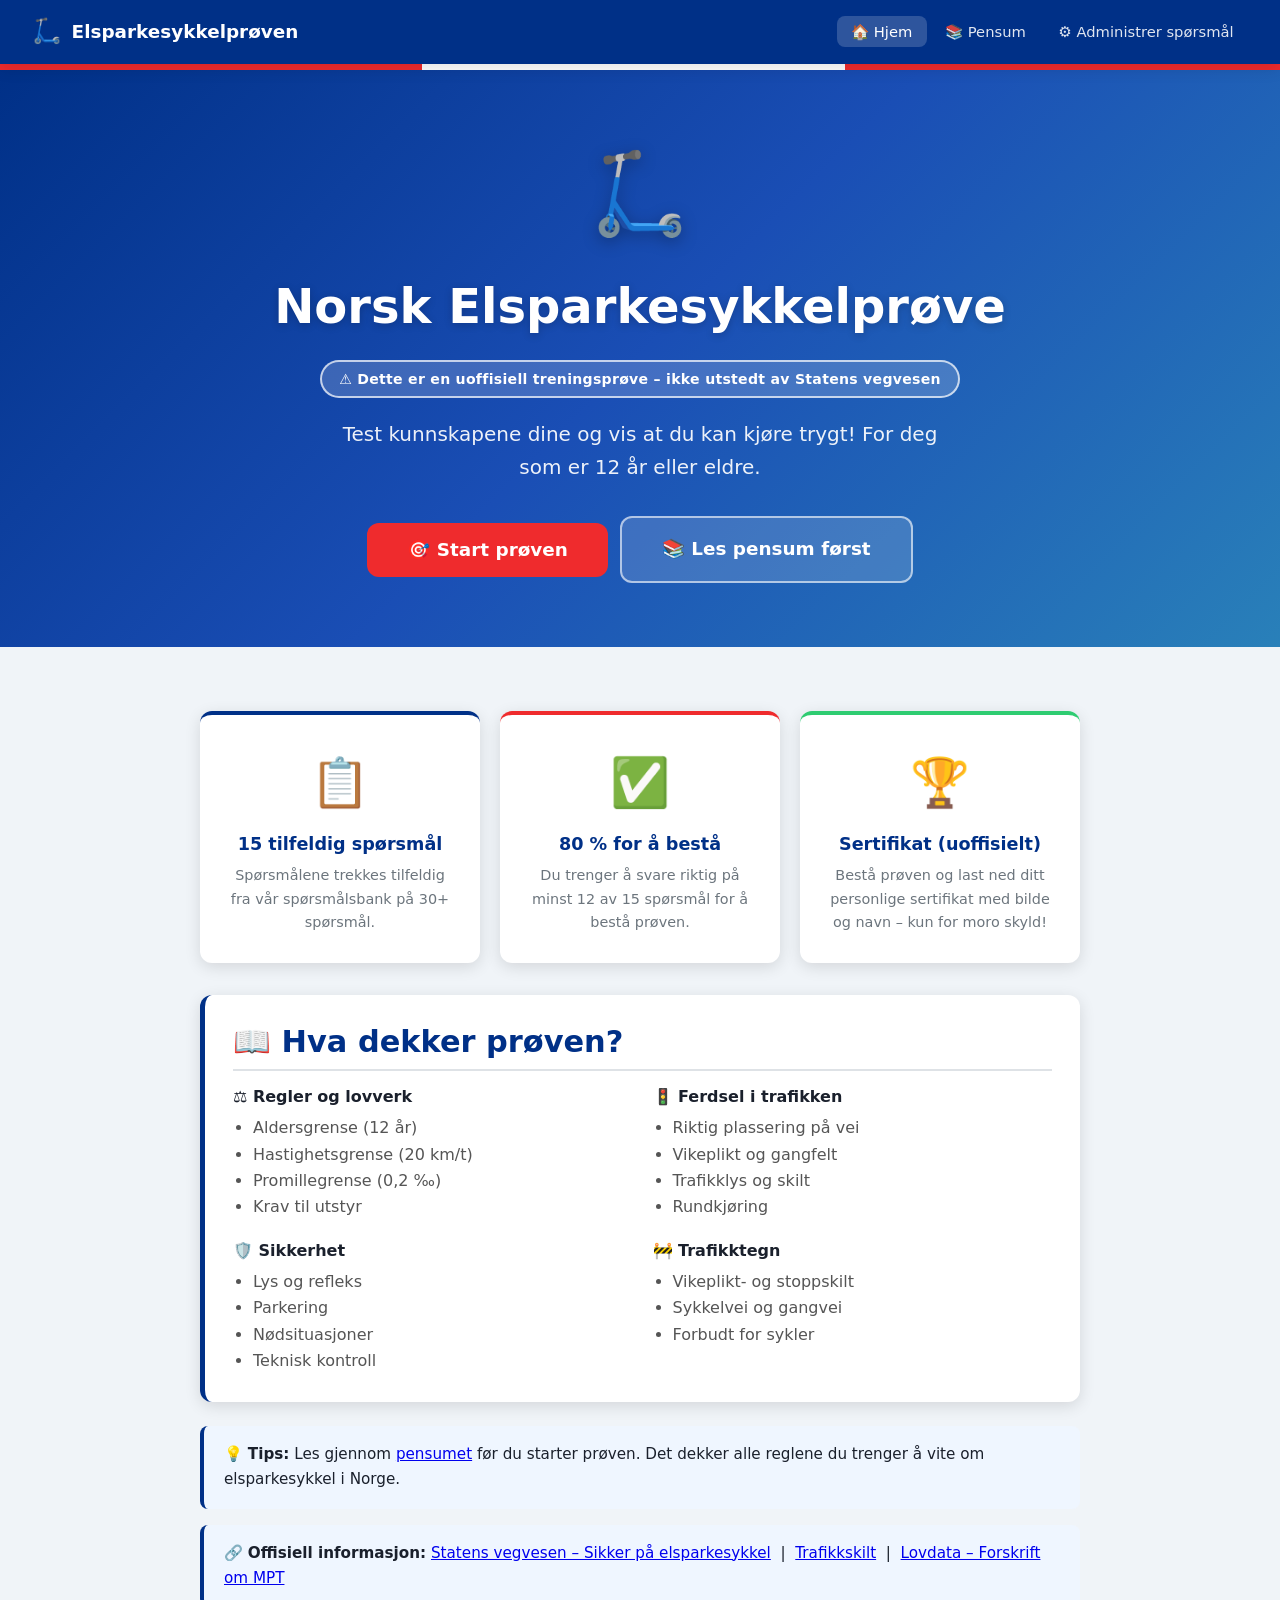
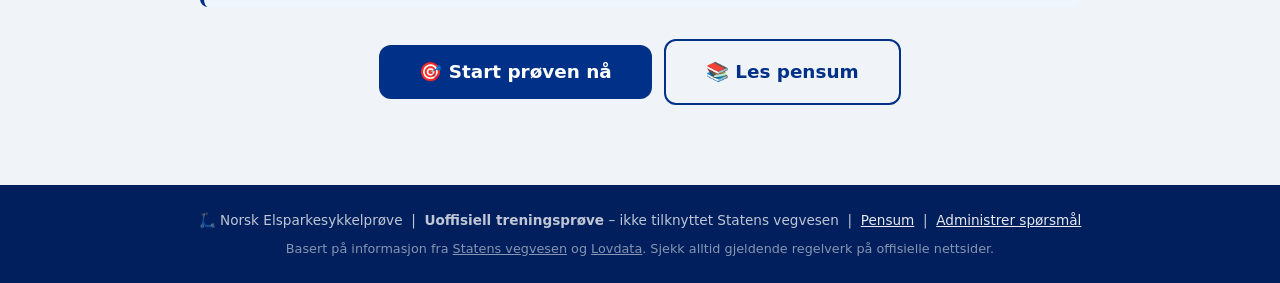
<file: index.html>
<!DOCTYPE html>
<html lang="nb">
<head>
  <meta charset="UTF-8">
  <meta name="viewport" content="width=device-width, initial-scale=1.0">
  <title>Elsparkesykkel Sertifikat – Norsk Elsparkesykkelprøve</title>
  <meta name="description" content="Ta førerprøven for elsparkesykkel! Lær trafikkreglene og bestå prøven for å få ditt eget sertifikat.">
  <link rel="stylesheet" href="css/style.css">
</head>
<body>

<!-- ── Navigasjon ──────────────────────────────────────────────────── -->
<nav class="site-nav">
  <a href="index.html" class="nav-logo">
    <span class="logo-icon">🛴</span>
    <span>Elsparkesykkelprøven</span>
  </a>
  <button class="nav-toggle" aria-label="Meny" aria-expanded="false">☰</button>
  <ul class="nav-links">
    <li><a href="index.html" class="active">🏠 Hjem</a></li>
    <li><a href="pensum.html">📚 Pensum</a></li>
    <li><a href="admin.html">⚙️ Administrer spørsmål</a></li>
  </ul>
</nav>

<!-- ── Toast-container ────────────────────────────────────────────── -->
<div id="toast-container" class="toast-container"></div>

<!-- ═══════════════════════════════════════════════════════════════════
     VIEW: HJEM
═══════════════════════════════════════════════════════════════════════ -->
<div id="view-home" class="view active">

  <div class="hero">
    <span class="hero-icon">🛴</span>
    <h1>Norsk Elsparkesykkelprøve</h1>
    <div class="unofficial-badge">⚠️ Dette er en uoffisiell treningsprøve – ikke utstedt av Statens vegvesen</div>
    <p>Test kunnskapene dine og vis at du kan kjøre trygt! For deg som er 12 år eller eldre.</p>
    <div class="btn-group" style="justify-content:center;">
      <button id="btn-go-registration" class="btn btn-secondary btn-lg">
        🎯 Start prøven
      </button>
      <a href="pensum.html" class="btn btn-outline btn-lg" style="background:rgba(255,255,255,0.15);color:#fff;border-color:rgba(255,255,255,0.6);">
        📚 Les pensum først
      </a>
    </div>
  </div>

  <div class="container">

    <!-- Info-kort -->
    <div class="card-grid" style="margin-top:2rem;">
      <div class="feature-card blue">
        <span class="feature-icon">📋</span>
        <h3>15 tilfeldig spørsmål</h3>
        <p class="text-muted">Spørsmålene trekkes tilfeldig fra vår spørsmålsbank på 30+ spørsmål.</p>
      </div>
      <div class="feature-card red">
        <span class="feature-icon">✅</span>
        <h3>80 % for å bestå</h3>
        <p class="text-muted">Du trenger å svare riktig på minst 12 av 15 spørsmål for å bestå prøven.</p>
      </div>
      <div class="feature-card green">
        <span class="feature-icon">🏆</span>
        <h3>Sertifikat (uoffisielt)</h3>
        <p class="text-muted">Bestå prøven og last ned ditt personlige sertifikat med bilde og navn – kun for moro skyld!</p>
      </div>
    </div>

    <!-- Hva dekker prøven -->
    <div class="card card--accent" style="margin-top:2rem;">
      <h2 class="section-title">📖 Hva dekker prøven?</h2>
      <div class="card-grid" style="margin:1rem 0 0;">
        <div>
          <h4>⚖️ Regler og lovverk</h4>
          <ul style="padding-left:1.25rem;margin-top:0.5rem;color:#555;">
            <li>Aldersgrense (12 år)</li>
            <li>Hastighetsgrense (20 km/t)</li>
            <li>Promillegrense (0,2 ‰)</li>
            <li>Krav til utstyr</li>
          </ul>
        </div>
        <div>
          <h4>🚦 Ferdsel i trafikken</h4>
          <ul style="padding-left:1.25rem;margin-top:0.5rem;color:#555;">
            <li>Riktig plassering på vei</li>
            <li>Vikeplikt og gangfelt</li>
            <li>Trafikklys og skilt</li>
            <li>Rundkjøring</li>
          </ul>
        </div>
        <div>
          <h4>🛡️ Sikkerhet</h4>
          <ul style="padding-left:1.25rem;margin-top:0.5rem;color:#555;">
            <li>Lys og refleks</li>
            <li>Parkering</li>
            <li>Nødsituasjoner</li>
            <li>Teknisk kontroll</li>
          </ul>
        </div>
        <div>
          <h4>🚧 Trafikktegn</h4>
          <ul style="padding-left:1.25rem;margin-top:0.5rem;color:#555;">
            <li>Vikeplikt- og stoppskilt</li>
            <li>Sykkelvei og gangvei</li>
            <li>Forbudt for sykler</li>
          </ul>
        </div>
      </div>
    </div>

    <!-- Tips -->
    <div class="info-box">
      💡 <strong>Tips:</strong> Les gjennom <a href="pensum.html">pensumet</a> før du starter prøven. Det dekker alle reglene du trenger å vite om elsparkesykkel i Norge.
    </div>

    <div class="info-box" style="border-left-color:#003087;">
      🔗 <strong>Offisiell informasjon:</strong>
      <a href="https://www.vegvesen.no/trafikkinformasjon/trafikksikkerhet/sikker-pa-elsparkesykkel/" target="_blank" rel="noopener">Statens vegvesen – Sikker på elsparkesykkel</a> &nbsp;|&nbsp;
      <a href="https://www.vegvesen.no/trafikkinformasjon/vei-og-skilt/trafikkskilt-og-henvendelser/trafikkskilt/" target="_blank" rel="noopener">Trafikkskilt</a> &nbsp;|&nbsp;
      <a href="https://lovdata.no/dokument/SF/forskrift/2019-10-04-1318" target="_blank" rel="noopener">Lovdata – Forskrift om MPT</a>
    </div>

    <div class="btn-group" style="margin-top:2rem;">
      <button id="btn-go-registration2" class="btn btn-primary btn-lg">🎯 Start prøven nå</button>
      <a href="pensum.html" class="btn btn-outline btn-lg">📚 Les pensum</a>
    </div>

  </div>
</div>

<!-- ═══════════════════════════════════════════════════════════════════
     VIEW: REGISTRERING
═══════════════════════════════════════════════════════════════════════ -->
<div id="view-registration" class="view">
  <div class="container">

    <div class="card" style="max-width:520px;margin:0 auto;">
      <h1 class="section-title" style="margin-bottom:1.5rem;">📝 Registrering</h1>
      <p class="text-muted mb-3">Fyll inn opplysningene nedenfor for å starte prøven.</p>

      <!-- Navn -->
      <div class="form-group">
        <label for="reg-name">👤 Ditt fulle navn <span style="color:var(--secondary)">*</span></label>
        <input type="text" id="reg-name" placeholder="Ola Nordmann" autocomplete="name" maxlength="80">
        <p class="form-hint">Navnet vil vises på sertifikatet ditt.</p>
      </div>

      <!-- Antall spørsmål -->
      <div class="form-group">
        <label for="reg-count">🔢 Antall spørsmål i prøven</label>
        <select id="reg-count">
          <option value="10">10 spørsmål (rask prøve)</option>
          <option value="15" selected>15 spørsmål (standard prøve)</option>
          <option value="20">20 spørsmål (utvidet prøve)</option>
        </select>
        <p class="form-hint">Du trenger 80 % riktige for å bestå.</p>
      </div>

      <!-- Bildeopplasting -->
      <div class="form-group">
        <label>📷 Last opp et bilde av deg selv <span style="color:var(--secondary)">*</span></label>
        <div class="photo-upload-area" id="photo-upload-area">
          <input type="file" id="reg-photo" accept="image/*" capture="user">
          <div class="upload-placeholder" style="text-align:center;">
            <div style="font-size:3rem;margin-bottom:0.5rem;">📸</div>
            <p style="font-weight:600;color:var(--primary);">Klikk eller dra bilde hit</p>
            <p class="text-muted" style="font-size:0.85rem;margin-top:0.25rem;">JPG, PNG – maks 5 MB</p>
          </div>
          <img id="photo-preview" class="photo-preview" alt="Forhåndsvisning" style="display:none;">
        </div>
        <p class="form-hint">Bildet vises på sertifikatet. Bruk gjerne et portrettbilde.</p>
      </div>

      <div class="info-box mt-2">
        📋 <strong>Prøven inneholder:</strong> Tilfeldig utvalgte spørsmål om trafikkregler, ferdsel, sikkerhet og trafikktegn. Bestå med 80 % riktige for å få sertifikat.
      </div>

      <div class="btn-group mt-3">
        <button class="btn btn-ghost btn-go-home">← Tilbake</button>
        <button id="btn-start-quiz" class="btn btn-primary btn-lg">🚀 Start prøven!</button>
      </div>
    </div>

  </div>
</div>

<!-- ═══════════════════════════════════════════════════════════════════
     VIEW: PRØVEN
═══════════════════════════════════════════════════════════════════════ -->
<div id="view-quiz" class="view">
  <div class="container" style="max-width:680px;">

    <!-- Progresjonslinje -->
    <div class="quiz-progress">
      <div class="quiz-progress-header">
        <span id="q-progress-text">Spørsmål 1 av 15</span>
        <span class="quiz-timer" id="quiz-timer">⏱️ <span id="timer-text">0:00</span></span>
      </div>
      <div class="progress-bar-track">
        <div class="progress-bar-fill" id="q-progress-fill" style="width:6.67%"></div>
      </div>
    </div>

    <!-- Spørsmålskort -->
    <div class="question-card">
      <div class="question-header">
        <div class="question-number-badge" id="q-number-badge">1</div>
        <div>
          <div id="q-category-tag" class="question-category-tag">Regler</div>
        </div>
      </div>

      <div class="question-body">
        <!-- Bilde (om det finnes) -->
        <div class="question-image-wrap" id="q-image-wrap" style="display:none;"></div>

        <!-- Spørsmålstekst -->
        <p class="question-text" id="q-text">Laster spørsmål…</p>

        <!-- Svaralternativer -->
        <ul class="options-list" id="q-options"></ul>

        <!-- Forklaring -->
        <div class="explanation-box" id="q-explanation"></div>

        <!-- Neste-knapp -->
        <div style="margin-top:1.5rem;text-align:right;">
          <button id="btn-next" class="btn btn-primary" style="display:none;">
            Neste spørsmål →
          </button>
        </div>
      </div>
    </div>

    <!-- Avbryt -->
    <div style="text-align:center;margin-top:1rem;">
      <button class="btn btn-ghost btn-sm btn-go-home">✕ Avbryt prøven</button>
    </div>

  </div>
</div>

<!-- ═══════════════════════════════════════════════════════════════════
     VIEW: RESULTAT
═══════════════════════════════════════════════════════════════════════ -->
<div id="view-result" class="view">
  <div class="container" style="max-width:760px;">

    <!-- Score-kort -->
    <div class="card text-center" style="padding:2.5rem;">
      <div id="result-badge" class="result-badge pass">🏆</div>
      <div id="result-score" class="score-display pass">12 / 15</div>
      <div id="result-label" class="score-label">80 % riktige</div>
      <div id="result-message" style="font-size:1.2rem;margin-top:1rem;"></div>

      <div class="btn-group mt-3">
        <button id="btn-retry" class="btn btn-primary">🔄 Ta prøven igjen</button>
        <button class="btn btn-ghost btn-go-home">🏠 Til forsiden</button>
      </div>
    </div>

    <!-- Sertifikat-seksjon -->
    <div id="certificate-section" class="card" style="display:none;">
      <h2 class="section-title">🏆 Ditt sertifikat</h2>
      <p class="text-muted mb-2">Last ned sertifikatet ditt og del det med familie og venner!</p>

      <div class="certificate-wrap">
        <canvas id="certificate-canvas"></canvas>
      </div>

      <div class="btn-group mt-2">
        <button id="btn-download-cert" class="btn btn-success btn-lg">
          ⬇️ Last ned sertifikat (PNG)
        </button>
      </div>
    </div>

    <!-- Gjennomgang -->
    <div class="card">
      <h2 class="section-title">📋 Gjennomgang av svar</h2>
      <div id="result-review"></div>

      <div class="btn-group mt-3">
        <a href="pensum.html" class="btn btn-outline">📚 Les pensum på nytt</a>
        <button id="btn-retry2" class="btn btn-primary">🔄 Ta prøven igjen</button>
      </div>
    </div>

  </div>
</div>

<!-- ── Footer ────────────────────────────────────────────────────── -->
<footer class="site-footer">
  <p>🛴 Norsk Elsparkesykkelprøve &nbsp;|&nbsp;
     <strong>Uoffisiell treningsprøve</strong> – ikke tilknyttet Statens vegvesen &nbsp;|&nbsp;
     <a href="pensum.html">Pensum</a> &nbsp;|&nbsp;
     <a href="admin.html">Administrer spørsmål</a>
  </p>
  <p style="margin-top:0.4rem;font-size:0.8rem;opacity:0.7;">
    Basert på informasjon fra
    <a href="https://www.vegvesen.no/trafikkinformasjon/trafikksikkerhet/sikker-pa-elsparkesykkel/" target="_blank" rel="noopener" style="color:inherit;">Statens vegvesen</a> og
    <a href="https://lovdata.no/dokument/SF/forskrift/2019-10-04-1318" target="_blank" rel="noopener" style="color:inherit;">Lovdata</a>.
    Sjekk alltid gjeldende regelverk på offisielle nettsider.
  </p>
</footer>

<!-- ── Skript ────────────────────────────────────────────────────── -->
<script src="js/questions.js"></script>
<script src="js/quiz.js"></script>
<script>
  // Extra: knapp-alias og timer
  document.getElementById('btn-go-registration2')?.addEventListener('click', initRegistration);
  document.getElementById('btn-retry2')?.addEventListener('click', initRegistration);

  // aria-expanded toggle for mobil-nav
  const _navToggle = document.querySelector('.nav-toggle');
  const _navLinks  = document.querySelector('.nav-links');
  if (_navToggle && _navLinks) {
    _navToggle.addEventListener('click', () => {
      const expanded = _navLinks.classList.contains('open');
      _navToggle.setAttribute('aria-expanded', String(!expanded));
    });
  }

  // Timer
  let timerInterval = null;
  function startTimer() {
    clearInterval(timerInterval);
    const start = Date.now();
    timerInterval = setInterval(() => {
      const sec = Math.floor((Date.now() - start) / 1000);
      const m   = Math.floor(sec / 60).toString().padStart(2,'0');
      const s   = (sec % 60).toString().padStart(2,'0');
      const el  = document.getElementById('timer-text');
      if (el) el.textContent = `${m}:${s}`;
    }, 1000);
  }

  // Overriv startQuiz for å starte timer
  const _origStartQuiz = startQuiz;
  window.startQuiz = function(count) {
    startTimer();
    _origStartQuiz(count);
  };

  // Stopp timer ved resultat
  const _origFinishQuiz = finishQuiz;
  window.finishQuiz = function() {
    clearInterval(timerInterval);
    _origFinishQuiz();
  };
</script>

</body>
</html>
</file>
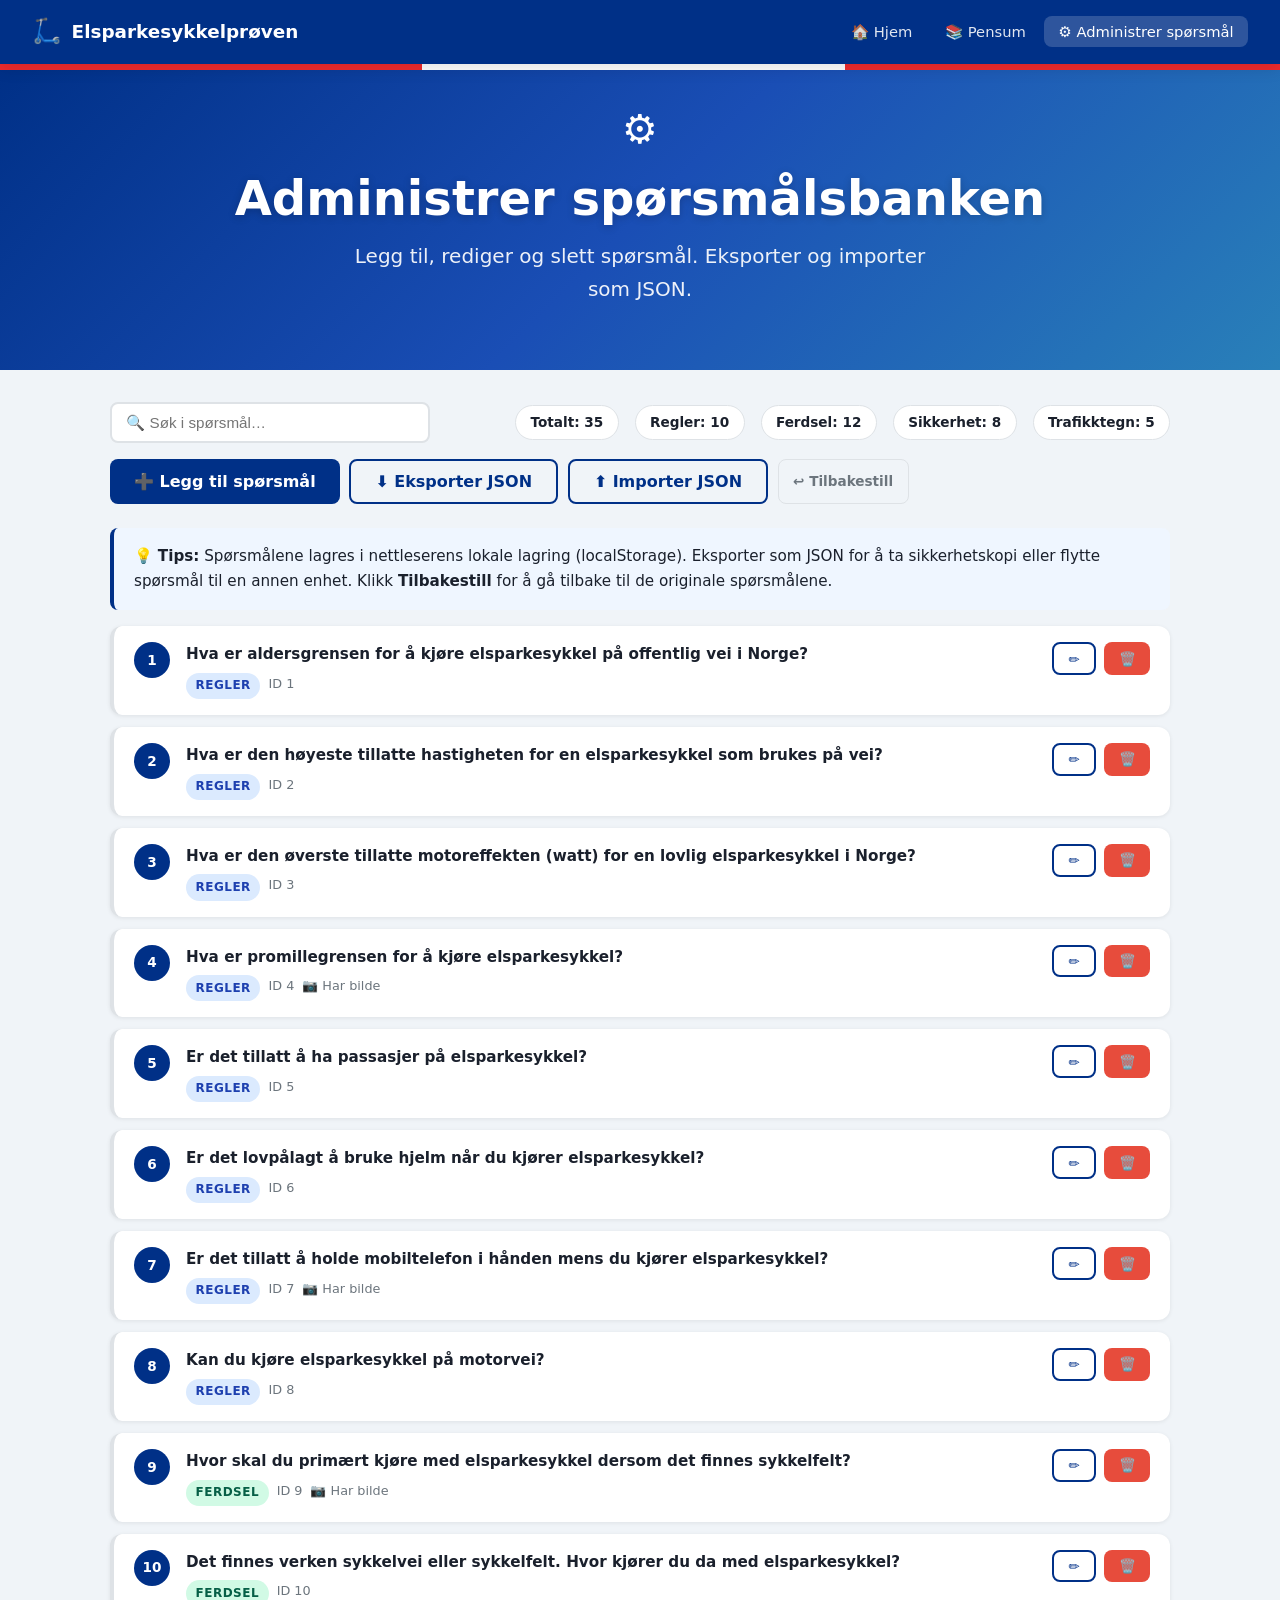
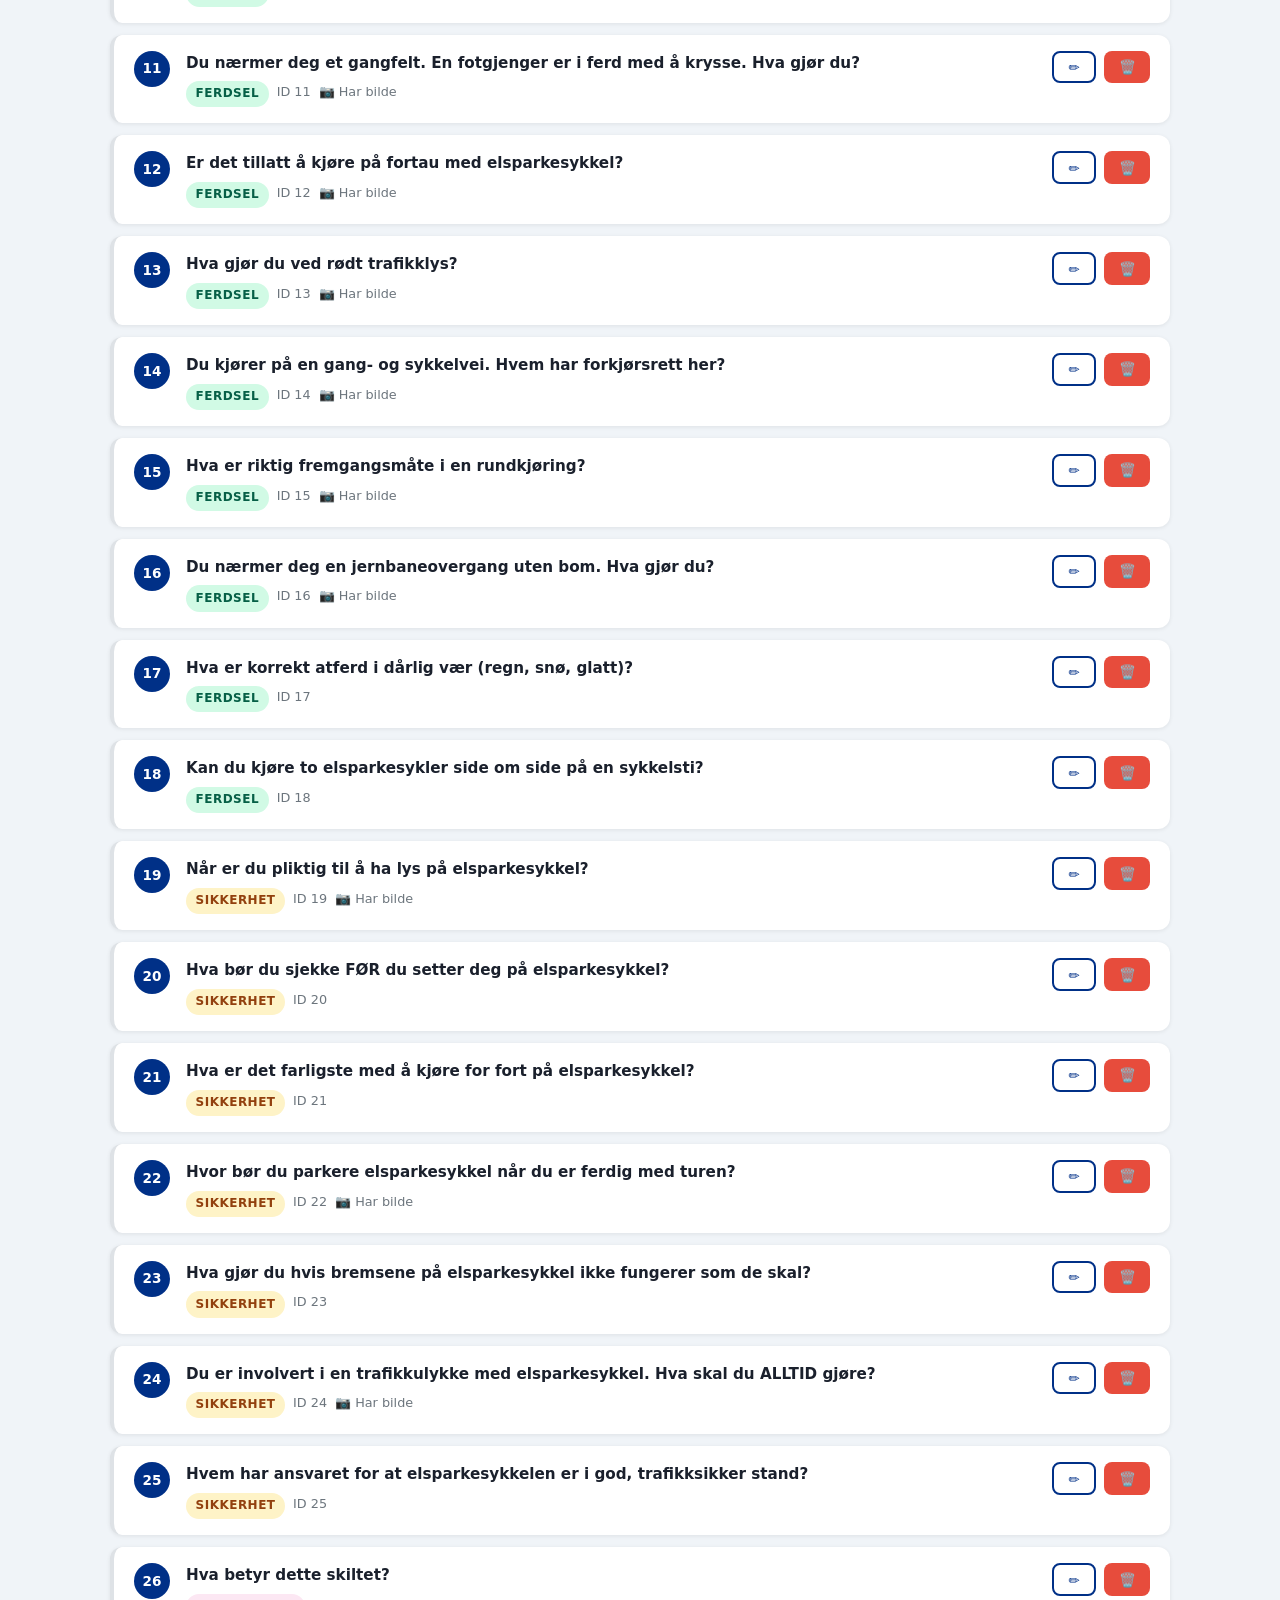
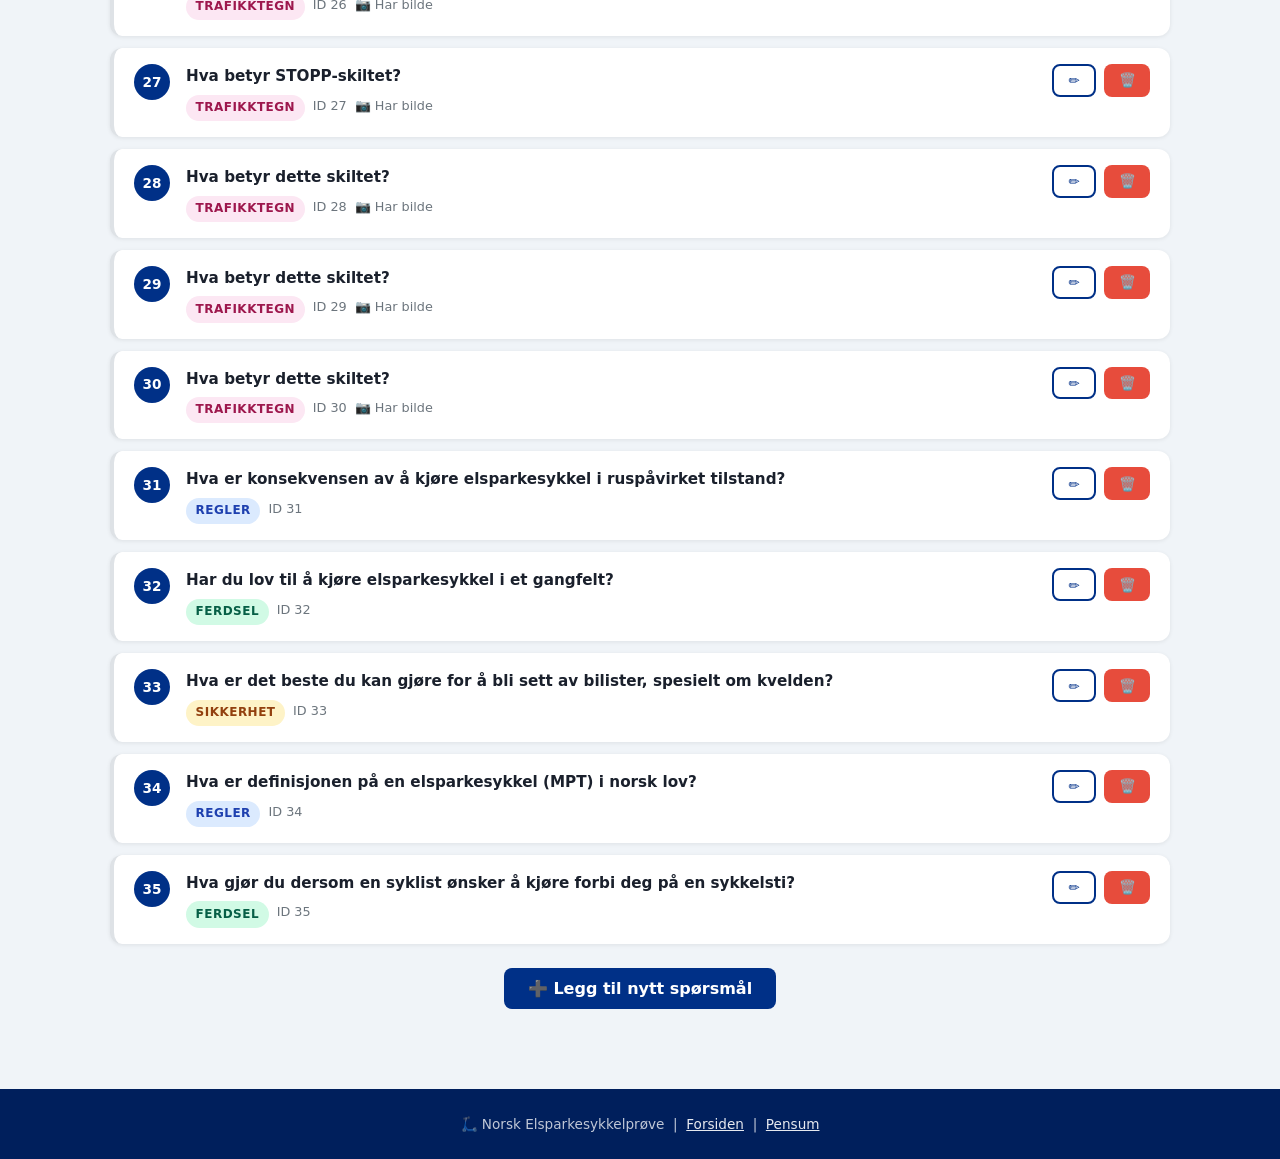
<file: admin.html>
<!DOCTYPE html>
<html lang="nb">
<head>
  <meta charset="UTF-8">
  <meta name="viewport" content="width=device-width, initial-scale=1.0">
  <title>Administrer spørsmål – Elsparkesykkel Sertifikat</title>
  <link rel="stylesheet" href="css/style.css">
</head>
<body>

<!-- ── Navigasjon ────────────────────────────────────────────────── -->
<nav class="site-nav">
  <a href="index.html" class="nav-logo">
    <span class="logo-icon">🛴</span>
    <span>Elsparkesykkelprøven</span>
  </a>
  <button class="nav-toggle" aria-label="Meny" aria-expanded="false">☰</button>
  <ul class="nav-links">
    <li><a href="index.html">🏠 Hjem</a></li>
    <li><a href="pensum.html">📚 Pensum</a></li>
    <li><a href="admin.html" class="active">⚙️ Administrer spørsmål</a></li>
  </ul>
</nav>

<!-- ── Toast ──────────────────────────────────────────────────────── -->
<div id="toast-container" class="toast-container"></div>

<!-- ── Modal: Legg til / Rediger spørsmål ───────────────────────── -->
<div id="question-modal" class="modal-overlay hidden" role="dialog" aria-modal="true" aria-labelledby="modal-title">
  <div class="modal">
    <div class="modal-header">
      <h2 id="modal-title">➕ Legg til spørsmål</h2>
      <button class="modal-close" id="btn-close-modal" aria-label="Lukk">✕</button>
    </div>
    <div class="modal-body">

      <!-- Spørsmålstekst -->
      <div class="form-group">
        <label for="q-form-text">❓ Spørsmålstekst <span style="color:var(--secondary)">*</span></label>
        <textarea id="q-form-text" placeholder="Hva er aldersgrensen for å kjøre elsparkesykkel på offentlig vei?" rows="3"></textarea>
      </div>

      <!-- Kategori -->
      <div class="form-group">
        <label for="q-form-category">🏷️ Kategori</label>
        <select id="q-form-category">
          <option value="regler">⚖️ Regler og lovverk</option>
          <option value="ferdsel">🚦 Ferdsel i trafikken</option>
          <option value="sikkerhet">🛡️ Sikkerhet</option>
          <option value="tegn">🚧 Trafikktegn</option>
        </select>
      </div>

      <!-- Bilde -->
      <div class="form-group">
        <label for="q-form-image">🖼️ Bilde (valgfritt)</label>
        <input type="file" id="q-form-image" accept="image/*">
        <p class="form-hint">Last opp JPG, PNG eller GIF – maks 2 MB. Bildet vises under spørsmålet.</p>
        <div id="modal-img-preview" class="img-preview-wrap"></div>
        <button type="button" id="btn-remove-image" class="btn btn-ghost btn-sm mt-1" style="margin-top:0.5rem;">🗑️ Fjern bilde</button>
      </div>

      <!-- Svaralternativer -->
      <div class="form-group">
        <label>✅ Svaralternativer <span style="color:var(--secondary)">*</span></label>
        <p class="form-hint" style="margin-bottom:0.75rem;">Fyll inn alternativene. Velg riktig svar med knappen til høyre.</p>

        <div class="options-editor">

          <div class="option-row">
            <label for="q-opt-0" style="color:var(--primary);font-weight:800;">A</label>
            <input type="text" id="q-opt-0" placeholder="Alternativ A">
            <input type="radio" name="correct-answer" value="0" title="Riktig svar" checked>
            <label for="" style="color:var(--success-dark);font-size:0.75rem;">✓ Riktig</label>
          </div>

          <div class="option-row">
            <label for="q-opt-1" style="color:var(--primary);font-weight:800;">B</label>
            <input type="text" id="q-opt-1" placeholder="Alternativ B">
            <input type="radio" name="correct-answer" value="1" title="Riktig svar">
            <label for="" style="color:var(--success-dark);font-size:0.75rem;">✓ Riktig</label>
          </div>

          <div class="option-row">
            <label for="q-opt-2" style="color:var(--primary);font-weight:800;">C</label>
            <input type="text" id="q-opt-2" placeholder="Alternativ C">
            <input type="radio" name="correct-answer" value="2" title="Riktig svar">
            <label for="" style="color:var(--success-dark);font-size:0.75rem;">✓ Riktig</label>
          </div>

          <div class="option-row">
            <label for="q-opt-3" style="color:var(--primary);font-weight:800;">D</label>
            <input type="text" id="q-opt-3" placeholder="Alternativ D (valgfritt)">
            <input type="radio" name="correct-answer" value="3" title="Riktig svar">
            <label for="" style="color:var(--success-dark);font-size:0.75rem;">✓ Riktig</label>
          </div>

        </div>
      </div>

      <!-- Forklaring -->
      <div class="form-group">
        <label for="q-form-explanation">💬 Forklaring (vises etter svar)</label>
        <textarea id="q-form-explanation" placeholder="Aldersgrensen er 12 år, og dette er fastsatt i…" rows="3"></textarea>
        <p class="form-hint">Forklar hvorfor svaret er riktig. Vises til kandidaten etter de har svart.</p>
      </div>

    </div>
    <div class="modal-footer">
      <button id="btn-cancel-modal" class="btn btn-ghost">Avbryt</button>
      <button id="btn-save-question" class="btn btn-primary">💾 Lagre spørsmål</button>
    </div>
  </div>
</div>

<!-- ── Hoveddel ──────────────────────────────────────────────────── -->
<div class="hero" style="padding:2rem 1.5rem;">
  <span style="font-size:2.5rem;display:block;margin-bottom:0.4rem;">⚙️</span>
  <h1>Administrer spørsmålsbanken</h1>
  <p>Legg til, rediger og slett spørsmål. Eksporter og importer som JSON.</p>
</div>

<div class="container--wide">

  <!-- Toolbar -->
  <div class="admin-toolbar">

    <!-- Søk -->
    <div style="flex:1;max-width:320px;">
      <input type="text" id="search-input" placeholder="🔍 Søk i spørsmål…"
             style="width:100%;padding:0.6rem 0.9rem;border:2px solid var(--border);border-radius:8px;font-size:0.95rem;">
    </div>

    <!-- Statistikk -->
    <div id="admin-stats" class="admin-stats"></div>

    <!-- Handlingsknapper -->
    <div style="display:flex;gap:0.6rem;flex-wrap:wrap;">
      <button id="btn-add-question" class="btn btn-primary">➕ Legg til spørsmål</button>
      <button id="btn-export" class="btn btn-outline">⬇️ Eksporter JSON</button>
      <button id="btn-import" class="btn btn-outline">⬆️ Importer JSON</button>
      <button id="btn-reset-defaults" class="btn btn-ghost btn-sm">↩️ Tilbakestill</button>
    </div>

  </div>

  <!-- Informasjonsboks -->
  <div class="info-box mb-2">
    💡 <strong>Tips:</strong> Spørsmålene lagres i nettleserens lokale lagring (localStorage).
    Eksporter som JSON for å ta sikkerhetskopi eller flytte spørsmål til en annen enhet.
    Klikk <strong>Tilbakestill</strong> for å gå tilbake til de originale spørsmålene.
  </div>

  <!-- Spørsmålsliste -->
  <div id="question-list">
    <p class="text-muted text-center" style="padding:2rem;">Laster spørsmål…</p>
  </div>

  <!-- Tom bunntekst -->
  <div style="text-align:center;margin-top:1.5rem;">
    <button id="btn-add-question-bottom" class="btn btn-primary" onclick="openAddModal()">
      ➕ Legg til nytt spørsmål
    </button>
  </div>

</div>

<!-- ── Footer ─────────────────────────────────────────────────────── -->
<footer class="site-footer">
  <p>🛴 Norsk Elsparkesykkelprøve &nbsp;|&nbsp;
     <a href="index.html">Forsiden</a> &nbsp;|&nbsp;
     <a href="pensum.html">Pensum</a>
  </p>
</footer>

<!-- ── Skript ─────────────────────────────────────────────────────── -->
<script src="js/questions.js"></script>
<script src="js/admin.js"></script>

</body>
</html>
</file>
<file: css/style.css>
/* =====================================================
   Elsparkesykkel Sertifikat - Global Stylesheet
   ===================================================== */

:root {
  --primary:        #003087;
  --primary-dark:   #001f5c;
  --primary-light:  #1a4eb5;
  --secondary:      #EF2B2D;
  --secondary-dark: #c0191b;
  --success:        #2ecc71;
  --success-dark:   #27ae60;
  --error:          #e74c3c;
  --warning:        #f39c12;
  --bg:             #f0f4f8;
  --card-bg:        #ffffff;
  --text:           #1a202c;
  --text-muted:     #6c757d;
  --border:         #dee2e6;
  --shadow-sm:      0 1px 4px rgba(0,0,0,0.08);
  --shadow:         0 4px 16px rgba(0,0,0,0.12);
  --shadow-lg:      0 8px 32px rgba(0,0,0,0.16);
  --radius:         12px;
  --radius-sm:      8px;
  --radius-lg:      20px;
  --nav-height:     64px;
  --transition:     all 0.25s ease;
  --font-main:      'Segoe UI', system-ui, -apple-system, sans-serif;
}

*, *::before, *::after {
  box-sizing: border-box;
  margin: 0;
  padding: 0;
}

html { scroll-behavior: smooth; }

body {
  font-family: var(--font-main);
  background: var(--bg);
  color: var(--text);
  line-height: 1.65;
  min-height: 100vh;
}

/* ── Navigation ──────────────────────────────── */
.site-nav {
  background: var(--primary);
  padding: 0 2rem;
  display: flex;
  align-items: center;
  justify-content: space-between;
  box-shadow: var(--shadow);
  position: sticky;
  top: 0;
  z-index: 100;
  min-height: var(--nav-height);
}

.nav-logo {
  font-size: 1.15rem;
  font-weight: 700;
  color: #fff;
  text-decoration: none;
  display: flex;
  align-items: center;
  gap: 0.6rem;
  white-space: nowrap;
}

.nav-logo .logo-icon {
  font-size: 1.5rem;
}

.nav-links {
  list-style: none;
  display: flex;
  gap: 0.25rem;
  align-items: center;
}

.nav-links a {
  color: rgba(255,255,255,0.88);
  text-decoration: none;
  padding: 0.45rem 0.9rem;
  border-radius: var(--radius-sm);
  font-size: 0.92rem;
  font-weight: 500;
  transition: var(--transition);
}

.nav-links a:hover,
.nav-links a.active {
  background: rgba(255,255,255,0.18);
  color: #fff;
}

.nav-toggle {
  display: none;
  background: none;
  border: none;
  color: #fff;
  font-size: 1.5rem;
  cursor: pointer;
  padding: 0.25rem;
}

/* ── Container ───────────────────────────────── */
.container {
  max-width: 920px;
  margin: 0 auto;
  padding: 2rem 1.25rem;
}

.container--wide {
  max-width: 1100px;
  margin: 0 auto;
  padding: 2rem 1.25rem;
}

/* ── Hero section ────────────────────────────── */
.hero {
  background: linear-gradient(135deg, var(--primary) 0%, var(--primary-light) 50%, #2980b9 100%);
  color: #fff;
  padding: 4rem 2rem;
  text-align: center;
  position: relative;
  overflow: hidden;
}

.hero::before {
  content: '';
  position: absolute;
  top: 0; left: 0; right: 0;
  height: 6px;
  background: linear-gradient(90deg, var(--secondary) 33%, #fff 33%, #fff 66%, var(--secondary) 66%);
}

.hero-icon {
  font-size: 5rem;
  display: block;
  margin-bottom: 1rem;
  filter: drop-shadow(0 4px 8px rgba(0,0,0,0.3));
}

.hero h1 {
  font-size: clamp(1.8rem, 5vw, 3rem);
  font-weight: 800;
  margin-bottom: 0.75rem;
  text-shadow: 0 2px 8px rgba(0,0,0,0.2);
}

.hero p {
  font-size: clamp(1rem, 2.5vw, 1.25rem);
  opacity: 0.92;
  max-width: 600px;
  margin: 0 auto 2rem;
}

.unofficial-badge {
  display: inline-block;
  background: rgba(255,255,255,0.18);
  border: 2px solid rgba(255,255,255,0.7);
  border-radius: 30px;
  color: #fff;
  font-size: 0.88rem;
  font-weight: 700;
  padding: 0.35rem 1.1rem;
  margin: 0.75rem auto 1.25rem;
  letter-spacing: 0.02em;
}

/* ── Cards ───────────────────────────────────── */
.card {
  background: var(--card-bg);
  border-radius: var(--radius);
  box-shadow: var(--shadow);
  padding: 1.75rem;
  margin-bottom: 1.5rem;
}

.card--accent {
  border-left: 5px solid var(--primary);
}

.card--success {
  border-left: 5px solid var(--success);
  background: #f0fdf4;
}

.card--error {
  border-left: 5px solid var(--error);
  background: #fff5f5;
}

.card-grid {
  display: grid;
  grid-template-columns: repeat(auto-fit, minmax(260px, 1fr));
  gap: 1.25rem;
  margin: 1.5rem 0;
}

.feature-card {
  background: var(--card-bg);
  border-radius: var(--radius);
  box-shadow: var(--shadow);
  padding: 1.75rem;
  text-align: center;
  transition: var(--transition);
  border-top: 4px solid transparent;
}

.feature-card:hover {
  transform: translateY(-4px);
  box-shadow: var(--shadow-lg);
}

.feature-card.blue  { border-top-color: var(--primary); }
.feature-card.red   { border-top-color: var(--secondary); }
.feature-card.green { border-top-color: var(--success); }

.feature-card .feature-icon {
  font-size: 3rem;
  display: block;
  margin-bottom: 0.75rem;
}

.feature-card h3 {
  font-size: 1.1rem;
  margin-bottom: 0.5rem;
  color: var(--primary);
}

/* ── Typography ──────────────────────────────── */
h1, h2, h3, h4 { font-weight: 700; line-height: 1.25; }
h1 { font-size: clamp(1.6rem, 4vw, 2.4rem); }
h2 { font-size: clamp(1.3rem, 3vw, 1.9rem); }
h3 { font-size: clamp(1.1rem, 2.5vw, 1.4rem); }
h4 { font-size: 1rem; }

.section-title {
  color: var(--primary);
  margin-bottom: 0.5rem;
  padding-bottom: 0.5rem;
  border-bottom: 2px solid var(--border);
}

.text-muted { color: var(--text-muted); font-size: 0.9rem; }
.text-center { text-align: center; }
.text-success { color: var(--success-dark); }
.text-error   { color: var(--error); }
.text-primary { color: var(--primary); }

/* ── Buttons ─────────────────────────────────── */
.btn {
  display: inline-flex;
  align-items: center;
  justify-content: center;
  gap: 0.5rem;
  padding: 0.7rem 1.5rem;
  border: none;
  border-radius: var(--radius-sm);
  font-size: 1rem;
  font-weight: 600;
  font-family: var(--font-main);
  cursor: pointer;
  text-decoration: none;
  transition: var(--transition);
  white-space: nowrap;
}

.btn:active { transform: scale(0.97); }

.btn-primary {
  background: var(--primary);
  color: #fff;
}
.btn-primary:hover { background: var(--primary-dark); }

.btn-secondary {
  background: var(--secondary);
  color: #fff;
}
.btn-secondary:hover { background: var(--secondary-dark); }

.btn-success {
  background: var(--success);
  color: #fff;
}
.btn-success:hover { background: var(--success-dark); }

.btn-outline {
  background: transparent;
  color: var(--primary);
  border: 2px solid var(--primary);
}
.btn-outline:hover {
  background: var(--primary);
  color: #fff;
}

.btn-danger {
  background: var(--error);
  color: #fff;
}
.btn-danger:hover { background: #c0392b; }

.btn-ghost {
  background: transparent;
  color: var(--text-muted);
  border: 1px solid var(--border);
}
.btn-ghost:hover { background: var(--border); color: var(--text); }

.btn-lg {
  padding: 1rem 2.5rem;
  font-size: 1.15rem;
  border-radius: var(--radius);
}

.btn-sm {
  padding: 0.4rem 0.9rem;
  font-size: 0.85rem;
}

.btn-group {
  display: flex;
  gap: 0.75rem;
  flex-wrap: wrap;
  align-items: center;
  justify-content: center;
  margin-top: 1.5rem;
}

/* ── Forms ───────────────────────────────────── */
.form-group {
  margin-bottom: 1.25rem;
}

.form-group label {
  display: block;
  font-weight: 600;
  margin-bottom: 0.4rem;
  font-size: 0.95rem;
}

.form-group input[type="text"],
.form-group input[type="number"],
.form-group input[type="file"],
.form-group select,
.form-group textarea {
  width: 100%;
  padding: 0.65rem 0.9rem;
  border: 2px solid var(--border);
  border-radius: var(--radius-sm);
  font-family: var(--font-main);
  font-size: 1rem;
  color: var(--text);
  background: var(--card-bg);
  transition: var(--transition);
}

.form-group input:focus,
.form-group select:focus,
.form-group textarea:focus {
  outline: none;
  border-color: var(--primary);
  box-shadow: 0 0 0 3px rgba(0,48,135,0.12);
}

.form-group textarea {
  min-height: 100px;
  resize: vertical;
}

.form-hint {
  font-size: 0.82rem;
  color: var(--text-muted);
  margin-top: 0.3rem;
}

/* ── Photo upload ────────────────────────────── */
.photo-upload-area {
  border: 2px dashed var(--border);
  border-radius: var(--radius);
  padding: 2rem;
  text-align: center;
  cursor: pointer;
  transition: var(--transition);
  position: relative;
  min-height: 160px;
  display: flex;
  flex-direction: column;
  align-items: center;
  justify-content: center;
  gap: 0.75rem;
}

.photo-upload-area:hover,
.photo-upload-area.drag-over {
  border-color: var(--primary);
  background: rgba(0,48,135,0.04);
}

.photo-upload-area input[type="file"] {
  position: absolute;
  inset: 0;
  opacity: 0;
  cursor: pointer;
  width: 100%;
  height: 100%;
}

.photo-preview {
  width: 120px;
  height: 120px;
  border-radius: 50%;
  object-fit: cover;
  border: 4px solid var(--primary);
  box-shadow: var(--shadow);
}

/* ── Quiz Views ──────────────────────────────── */
.view { display: none; }
.view.active { display: block; }

/* Progress bar */
.quiz-progress {
  margin-bottom: 1.5rem;
}

.quiz-progress-header {
  display: flex;
  justify-content: space-between;
  align-items: center;
  margin-bottom: 0.5rem;
  font-size: 0.9rem;
  font-weight: 600;
  color: var(--text-muted);
}

.progress-bar-track {
  height: 10px;
  background: var(--border);
  border-radius: 100px;
  overflow: hidden;
}

.progress-bar-fill {
  height: 100%;
  background: linear-gradient(90deg, var(--primary), var(--primary-light));
  border-radius: 100px;
  transition: width 0.4s ease;
}

/* Question card */
.question-card {
  background: var(--card-bg);
  border-radius: var(--radius);
  box-shadow: var(--shadow);
  overflow: hidden;
}

.question-header {
  background: var(--primary);
  color: #fff;
  padding: 1.25rem 1.75rem;
  display: flex;
  align-items: center;
  gap: 1rem;
}

.question-number-badge {
  background: rgba(255,255,255,0.22);
  border-radius: 50%;
  width: 42px;
  height: 42px;
  display: flex;
  align-items: center;
  justify-content: center;
  font-size: 1.1rem;
  font-weight: 800;
  flex-shrink: 0;
}

.question-category-tag {
  background: rgba(255,255,255,0.18);
  padding: 0.25rem 0.7rem;
  border-radius: 20px;
  font-size: 0.78rem;
  font-weight: 600;
  text-transform: uppercase;
  letter-spacing: 0.05em;
}

.question-body {
  padding: 1.75rem;
}

.question-text {
  font-size: 1.15rem;
  font-weight: 600;
  margin-bottom: 1.25rem;
  line-height: 1.5;
}

.question-image {
  width: 100%;
  max-width: 400px;
  max-height: 280px;
  object-fit: contain;
  border-radius: var(--radius-sm);
  margin-bottom: 1.25rem;
  display: block;
  margin-left: auto;
  margin-right: auto;
  border: 1px solid var(--border);
  background: #f9f9f9;
}

.question-image-wrap {
  text-align: center;
  margin-bottom: 1.25rem;
}

.question-image-wrap svg {
  max-width: 400px;
  max-height: 280px;
  border-radius: var(--radius-sm);
  border: 1px solid var(--border);
  background: #f9f9f9;
  display: block;
  margin: 0 auto;
}

/* Answer options */
.options-list {
  list-style: none;
  display: grid;
  gap: 0.75rem;
}

.option-btn {
  width: 100%;
  text-align: left;
  background: var(--bg);
  border: 2px solid var(--border);
  border-radius: var(--radius-sm);
  padding: 0.85rem 1.1rem;
  font-family: var(--font-main);
  font-size: 1rem;
  cursor: pointer;
  transition: var(--transition);
  display: flex;
  align-items: center;
  gap: 0.85rem;
}

.option-btn:hover:not(:disabled) {
  border-color: var(--primary);
  background: rgba(0,48,135,0.06);
}

.option-letter {
  width: 32px;
  height: 32px;
  border-radius: 50%;
  background: var(--primary);
  color: #fff;
  display: flex;
  align-items: center;
  justify-content: center;
  font-weight: 700;
  font-size: 0.9rem;
  flex-shrink: 0;
  transition: var(--transition);
}

.option-btn.selected { border-color: var(--primary); background: rgba(0,48,135,0.08); }
.option-btn.correct  { border-color: var(--success); background: #f0fdf4; }
.option-btn.incorrect{ border-color: var(--error);   background: #fff5f5; }

.option-btn.correct  .option-letter { background: var(--success); }
.option-btn.incorrect .option-letter { background: var(--error); }

.option-btn:disabled { cursor: default; }

/* Explanation box */
.explanation-box {
  margin-top: 1.25rem;
  padding: 1rem 1.25rem;
  border-radius: var(--radius-sm);
  font-size: 0.95rem;
  display: none;
  animation: fadeSlideIn 0.3s ease;
}

.explanation-box.correct {
  background: #f0fdf4;
  border-left: 4px solid var(--success);
  color: #1a4731;
}

.explanation-box.incorrect {
  background: #fff5f5;
  border-left: 4px solid var(--error);
  color: #4a1717;
}

.explanation-box.show { display: block; }

/* ── Result screen ────────────────────────────── */
.result-badge {
  width: 120px;
  height: 120px;
  border-radius: 50%;
  display: flex;
  align-items: center;
  justify-content: center;
  font-size: 3.5rem;
  margin: 0 auto 1.5rem;
  box-shadow: var(--shadow);
}

.result-badge.pass { background: #f0fdf4; border: 4px solid var(--success); }
.result-badge.fail { background: #fff5f5; border: 4px solid var(--error); }

.score-display {
  font-size: 3.5rem;
  font-weight: 800;
  line-height: 1;
}

.score-display.pass { color: var(--success-dark); }
.score-display.fail { color: var(--error); }

.score-label { font-size: 1rem; color: var(--text-muted); margin-top: 0.25rem; }

.answers-review {
  margin-top: 2rem;
}

.review-item {
  background: var(--card-bg);
  border-radius: var(--radius-sm);
  padding: 1rem 1.25rem;
  margin-bottom: 0.75rem;
  border-left: 4px solid var(--border);
  display: flex;
  align-items: flex-start;
  gap: 0.75rem;
}

.review-item.correct { border-left-color: var(--success); }
.review-item.incorrect { border-left-color: var(--error); }

.review-icon { font-size: 1.25rem; flex-shrink: 0; margin-top: 0.1rem; }
.review-q    { font-weight: 600; font-size: 0.93rem; margin-bottom: 0.2rem; }
.review-a    { font-size: 0.88rem; color: var(--text-muted); }

/* ── Certificate canvas wrapper ───────────────── */
.certificate-wrap {
  margin: 1.5rem 0;
  text-align: center;
}

#certificate-canvas {
  max-width: 100%;
  border-radius: var(--radius);
  box-shadow: var(--shadow-lg);
  border: 1px solid var(--border);
}

/* ── Pensum page ──────────────────────────────── */
.pensum-toc {
  background: var(--card-bg);
  border-radius: var(--radius);
  box-shadow: var(--shadow);
  padding: 1.5rem;
  margin-bottom: 2rem;
  position: sticky;
  top: calc(var(--nav-height) + 16px);
}

.pensum-toc h3 {
  color: var(--primary);
  margin-bottom: 0.75rem;
  font-size: 0.95rem;
  text-transform: uppercase;
  letter-spacing: 0.06em;
}

.pensum-toc ol {
  padding-left: 1.25rem;
}

.pensum-toc li {
  margin-bottom: 0.35rem;
}

.pensum-toc a {
  color: var(--primary);
  text-decoration: none;
  font-size: 0.9rem;
}

.pensum-toc a:hover { text-decoration: underline; }

.pensum-layout {
  display: grid;
  grid-template-columns: 240px 1fr;
  gap: 2rem;
  align-items: start;
}

.pensum-section {
  background: var(--card-bg);
  border-radius: var(--radius);
  box-shadow: var(--shadow);
  padding: 2rem;
  margin-bottom: 1.5rem;
  scroll-margin-top: calc(var(--nav-height) + 26px);
}

.pensum-section h2 {
  color: var(--primary);
  margin-bottom: 1rem;
  padding-bottom: 0.75rem;
  border-bottom: 2px solid var(--border);
  display: flex;
  align-items: center;
  gap: 0.6rem;
}

.pensum-section h3 {
  color: var(--primary-dark);
  margin: 1.25rem 0 0.5rem;
  font-size: 1.05rem;
}

.pensum-section p { margin-bottom: 0.85rem; }

.pensum-section ul,
.pensum-section ol {
  padding-left: 1.5rem;
  margin-bottom: 1rem;
}

.pensum-section li { margin-bottom: 0.35rem; }

.info-box {
  background: #eff6ff;
  border-left: 4px solid var(--primary);
  border-radius: var(--radius-sm);
  padding: 1rem 1.25rem;
  margin: 1rem 0;
  font-size: 0.95rem;
}

.warning-box {
  background: #fffbeb;
  border-left: 4px solid var(--warning);
  border-radius: var(--radius-sm);
  padding: 1rem 1.25rem;
  margin: 1rem 0;
  font-size: 0.95rem;
}

.danger-box {
  background: #fff5f5;
  border-left: 4px solid var(--error);
  border-radius: var(--radius-sm);
  padding: 1rem 1.25rem;
  margin: 1rem 0;
  font-size: 0.95rem;
}

.rule-table {
  width: 100%;
  border-collapse: collapse;
  margin: 1rem 0;
  font-size: 0.95rem;
}

.rule-table th {
  background: var(--primary);
  color: #fff;
  padding: 0.65rem 1rem;
  text-align: left;
}

.rule-table td {
  padding: 0.6rem 1rem;
  border-bottom: 1px solid var(--border);
}

.rule-table tr:nth-child(even) td { background: #f8f9fa; }

.sign-grid {
  display: grid;
  grid-template-columns: repeat(auto-fill, minmax(160px, 1fr));
  gap: 1.25rem;
  margin: 1rem 0;
}

.sign-card {
  background: var(--bg);
  border-radius: var(--radius-sm);
  padding: 1rem;
  text-align: center;
  border: 1px solid var(--border);
}

.sign-card svg,
.sign-card img {
  display: block;
  margin: 0 auto 0.6rem;
}

.sign-card .official-sign {
  width: 80px;
  max-width: 100%;
  height: auto;
}

.sign-card p {
  font-size: 0.82rem;
  font-weight: 600;
  color: var(--text-muted);
  margin: 0;
}

/* ── Admin page ──────────────────────────────── */
.admin-toolbar {
  display: flex;
  justify-content: space-between;
  align-items: center;
  flex-wrap: wrap;
  gap: 1rem;
  margin-bottom: 1.5rem;
}

.admin-stats {
  display: flex;
  gap: 1rem;
  flex-wrap: wrap;
}

.stat-chip {
  background: var(--card-bg);
  border: 1px solid var(--border);
  border-radius: 20px;
  padding: 0.35rem 0.9rem;
  font-size: 0.85rem;
  font-weight: 600;
}

.question-list-item {
  background: var(--card-bg);
  border-radius: var(--radius);
  box-shadow: var(--shadow-sm);
  padding: 1rem 1.25rem;
  margin-bottom: 0.75rem;
  display: flex;
  align-items: flex-start;
  gap: 1rem;
  border-left: 4px solid var(--border);
  transition: var(--transition);
}

.question-list-item:hover {
  box-shadow: var(--shadow);
  border-left-color: var(--primary);
}

.q-number {
  background: var(--primary);
  color: #fff;
  width: 36px;
  height: 36px;
  border-radius: 50%;
  display: flex;
  align-items: center;
  justify-content: center;
  font-weight: 700;
  font-size: 0.85rem;
  flex-shrink: 0;
}

.q-content { flex: 1; min-width: 0; }

.q-text {
  font-weight: 600;
  font-size: 0.95rem;
  margin-bottom: 0.35rem;
  overflow: hidden;
  text-overflow: ellipsis;
  white-space: nowrap;
}

.q-meta {
  display: flex;
  gap: 0.5rem;
  flex-wrap: wrap;
}

.category-badge {
  display: inline-block;
  padding: 0.2rem 0.6rem;
  border-radius: 20px;
  font-size: 0.75rem;
  font-weight: 700;
  text-transform: uppercase;
  letter-spacing: 0.04em;
}

.cat-regler    { background: #dbeafe; color: #1e40af; }
.cat-ferdsel   { background: #d1fae5; color: #065f46; }
.cat-sikkerhet { background: #fef3c7; color: #92400e; }
.cat-tegn      { background: #fce7f3; color: #9d174d; }
.cat-default   { background: #f3f4f6; color: #374151; }

.q-actions {
  display: flex;
  gap: 0.5rem;
  flex-shrink: 0;
}

/* ── Modal ───────────────────────────────────── */
.modal-overlay {
  position: fixed;
  inset: 0;
  background: rgba(0,0,0,0.55);
  z-index: 200;
  display: flex;
  align-items: center;
  justify-content: center;
  padding: 1rem;
  animation: fadeIn 0.2s ease;
}

.modal-overlay.hidden { display: none; }

.modal {
  background: var(--card-bg);
  border-radius: var(--radius-lg);
  box-shadow: var(--shadow-lg);
  width: 100%;
  max-width: 680px;
  max-height: 90vh;
  overflow-y: auto;
  animation: slideUp 0.25s ease;
}

.modal-header {
  background: var(--primary);
  color: #fff;
  padding: 1.25rem 1.75rem;
  display: flex;
  justify-content: space-between;
  align-items: center;
  position: sticky;
  top: 0;
  border-radius: var(--radius-lg) var(--radius-lg) 0 0;
}

.modal-header h2 { font-size: 1.1rem; color: #fff; }

.modal-close {
  background: rgba(255,255,255,0.2);
  border: none;
  color: #fff;
  width: 34px;
  height: 34px;
  border-radius: 50%;
  cursor: pointer;
  font-size: 1.1rem;
  display: flex;
  align-items: center;
  justify-content: center;
  transition: var(--transition);
}

.modal-close:hover { background: rgba(255,255,255,0.35); }

.modal-body {
  padding: 1.75rem;
}

.modal-footer {
  padding: 1.25rem 1.75rem;
  background: var(--bg);
  display: flex;
  justify-content: flex-end;
  gap: 0.75rem;
  border-radius: 0 0 var(--radius-lg) var(--radius-lg);
}

/* Options editor */
.options-editor {
  display: grid;
  gap: 0.75rem;
}

.option-row {
  display: flex;
  align-items: center;
  gap: 0.75rem;
}

.option-row input[type="text"] {
  flex: 1;
  padding: 0.55rem 0.85rem;
  border: 2px solid var(--border);
  border-radius: var(--radius-sm);
  font-size: 0.95rem;
  font-family: var(--font-main);
}

.option-row input[type="radio"] {
  width: 20px;
  height: 20px;
  accent-color: var(--primary);
  cursor: pointer;
  flex-shrink: 0;
}

.option-row label {
  font-size: 0.82rem;
  color: var(--text-muted);
  font-weight: 600;
  flex-shrink: 0;
  width: 20px;
}

/* ── Image preview in admin ───────────────────── */
.img-preview-wrap {
  margin-top: 0.75rem;
}

.img-preview-wrap img,
.img-preview-wrap svg {
  max-width: 100%;
  max-height: 200px;
  border-radius: var(--radius-sm);
  border: 1px solid var(--border);
  background: #f9f9f9;
  object-fit: contain;
  display: block;
}

/* ── Alerts / Toasts ─────────────────────────── */
.alert {
  padding: 0.85rem 1.25rem;
  border-radius: var(--radius-sm);
  margin-bottom: 1rem;
  font-size: 0.95rem;
  display: flex;
  align-items: center;
  gap: 0.6rem;
}

.alert-success { background: #f0fdf4; border: 1px solid #bbf7d0; color: #166534; }
.alert-error   { background: #fff5f5; border: 1px solid #fecaca; color: #991b1b; }
.alert-info    { background: #eff6ff; border: 1px solid #bfdbfe; color: #1e40af; }

.toast-container {
  position: fixed;
  bottom: 1.5rem;
  right: 1.5rem;
  z-index: 500;
  display: flex;
  flex-direction: column;
  gap: 0.5rem;
}

.toast {
  background: #1a202c;
  color: #fff;
  padding: 0.8rem 1.25rem;
  border-radius: var(--radius-sm);
  box-shadow: var(--shadow-lg);
  font-size: 0.92rem;
  animation: slideLeft 0.3s ease;
  max-width: 300px;
}

.toast.success { background: var(--success-dark); }
.toast.error   { background: var(--error); }

/* ── Timer ───────────────────────────────────── */
.quiz-timer {
  display: inline-flex;
  align-items: center;
  gap: 0.4rem;
  background: var(--card-bg);
  border: 1px solid var(--border);
  border-radius: 20px;
  padding: 0.35rem 0.9rem;
  font-size: 0.9rem;
  font-weight: 600;
  color: var(--text-muted);
}

.quiz-timer.warning { color: var(--warning); border-color: var(--warning); }
.quiz-timer.danger  { color: var(--error);   border-color: var(--error);   }

/* ── Footer ──────────────────────────────────── */
.site-footer {
  background: var(--primary-dark);
  color: rgba(255,255,255,0.75);
  text-align: center;
  padding: 1.5rem;
  font-size: 0.85rem;
  margin-top: 3rem;
}

.site-footer a { color: rgba(255,255,255,0.9); }

/* ── Utilities ───────────────────────────────── */
.mt-1 { margin-top: 0.5rem; }
.mt-2 { margin-top: 1rem; }
.mt-3 { margin-top: 1.5rem; }
.mb-1 { margin-bottom: 0.5rem; }
.mb-2 { margin-bottom: 1rem; }
.mb-3 { margin-bottom: 1.5rem; }

.flex { display: flex; }
.flex-center { display: flex; align-items: center; justify-content: center; }
.gap-1 { gap: 0.5rem; }
.gap-2 { gap: 1rem; }

.hidden { display: none !important; }

.divider {
  border: none;
  border-top: 1px solid var(--border);
  margin: 1.5rem 0;
}

/* ── Animations ──────────────────────────────── */
@keyframes fadeIn       { from { opacity: 0; } to { opacity: 1; } }
@keyframes fadeSlideIn  { from { opacity: 0; transform: translateY(-8px); } to { opacity: 1; transform: none; } }
@keyframes slideUp      { from { opacity: 0; transform: translateY(24px); } to { opacity: 1; transform: none; } }
@keyframes slideLeft    { from { opacity: 0; transform: translateX(24px); } to { opacity: 1; transform: none; } }
@keyframes pulse        { 0%,100% { transform: scale(1); } 50% { transform: scale(1.05); } }

/* ── Responsive ──────────────────────────────── */
@media (max-width: 768px) {
  .site-nav { padding: 0 1rem; }
  .nav-links { display: none; position: absolute; top: var(--nav-height); left: 0; right: 0; background: var(--primary-dark); flex-direction: column; padding: 0.75rem; gap: 0; }
  .nav-links.open { display: flex; }
  .nav-links a { padding: 0.65rem 1rem; }
  .nav-toggle { display: block; }

  .container, .container--wide { padding: 1.25rem 0.9rem; }
  .hero { padding: 2.5rem 1.25rem; }

  .pensum-layout { grid-template-columns: 1fr; }
  .pensum-toc { position: static; order: -1; }

  .admin-toolbar { flex-direction: column; align-items: flex-start; }

  .modal { max-height: 95vh; }

  .card-grid { grid-template-columns: 1fr; }

  .btn-group { flex-direction: column; }
  .btn-lg { width: 100%; }
}

@media (max-width: 480px) {
  .question-header { padding: 1rem; }
  .question-body   { padding: 1.25rem; }
  .q-text { white-space: normal; }
}
</file>
